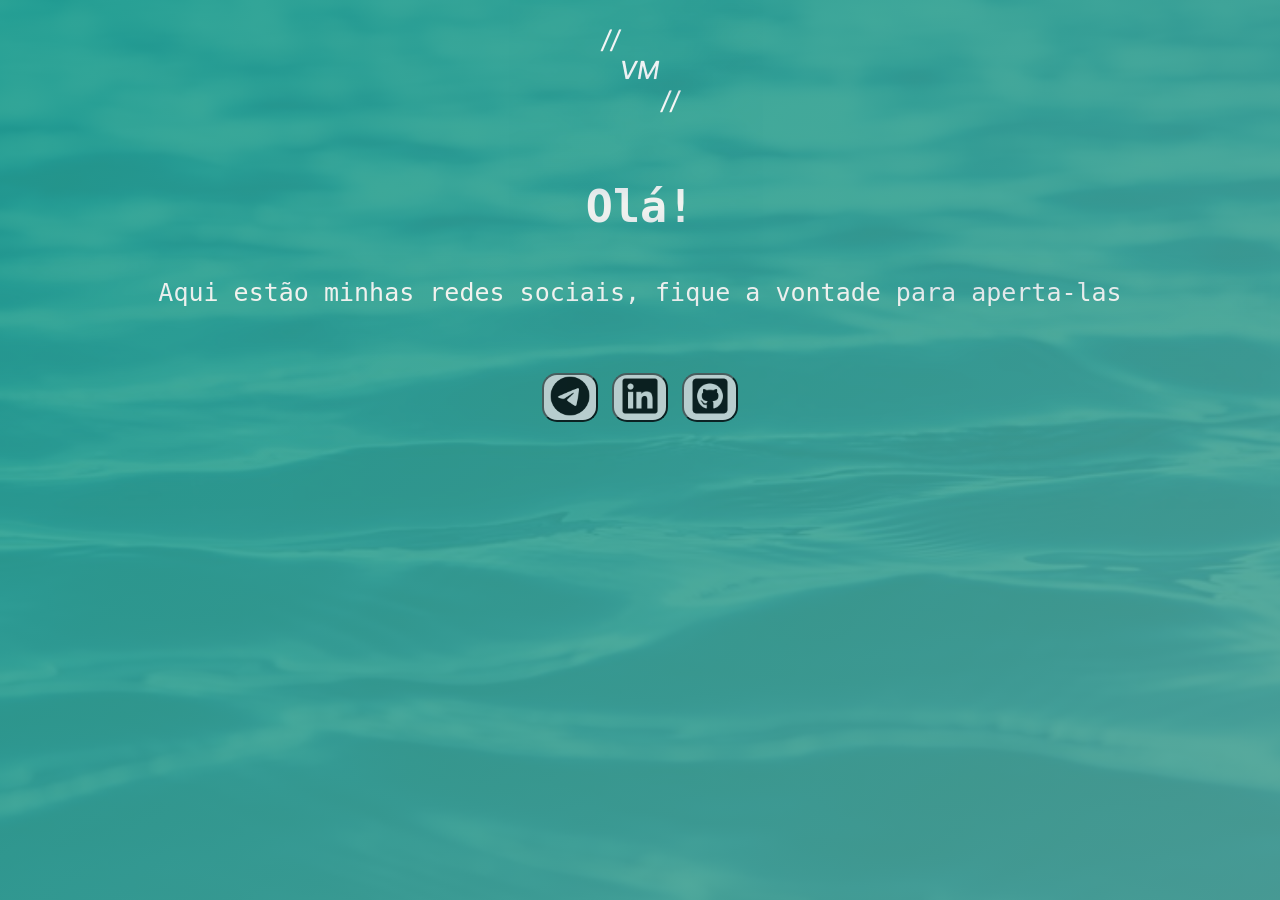
<file: index.html>
<!DOCTYPE html>
<html lang="en">
<head>
    <meta charset="UTF-8">
    <meta name="viewport" content="width=device-width, initial-scale=1.0">
<!-- Google tag (gtag.js) -->
<script async src="https://www.googletagmanager.com/gtag/js?id=G-DFVZ1Y66Q9"></script>
<script>
  window.dataLayer = window.dataLayer || [];
  function gtag(){dataLayer.push(arguments);}
  gtag('js', new Date());

  gtag('config', 'G-DFVZ1Y66Q9');
</script>

    
    <title>VictorMotta - contact </title>
    <link rel="stylesheet" href="style.css"> 
</head>
    <body>

        <div id="container">
            <div id="overlay">
                    <header>
                    <div id="bossimg">
                    <img id="boss" src="letrabrancanew.png">
                    </div>
                        <h1 class="title"><code>Olá!</code></h1>
                            <p class="text-size">
                            <code> Aqui estão minhas redes sociais, fique a vontade para aperta-las </code>
                            </p>
                    </header>
                            <div class="social-icons">
                                <ul>
                                <li id="telegram"><a href="https://t.me/VictorMottaaa"><button><img src="img-telegram.png"></a></li>
                                <li id="linkdin"><a href="www.linkedin.com/in/victormottaa"><button><img src="img-linkdin.png"></a></li>
                                <li id="github"><a href="https://github.com/victormottaa"><button><img src="img-github.png"></a></li>
                                </ul>
                            </div>
            </div>
        </div>
    </body>
</html>
</file>
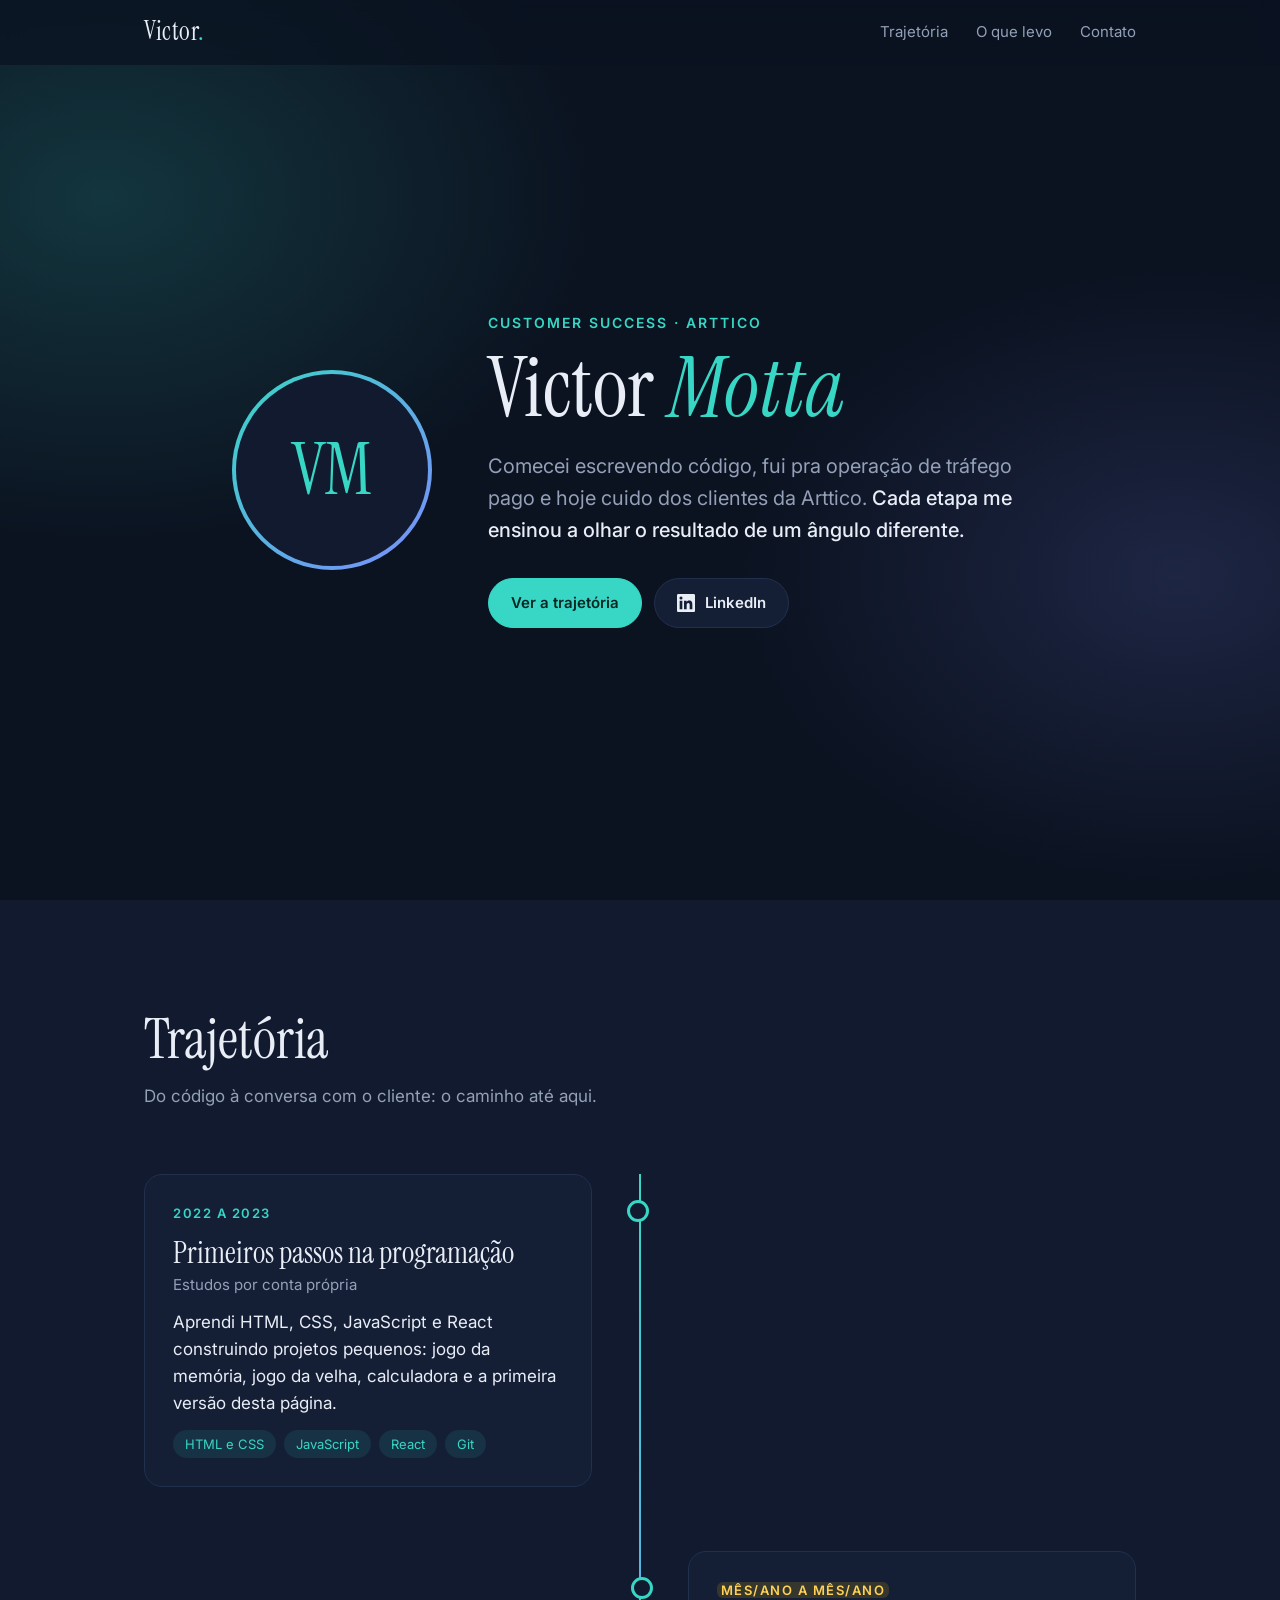
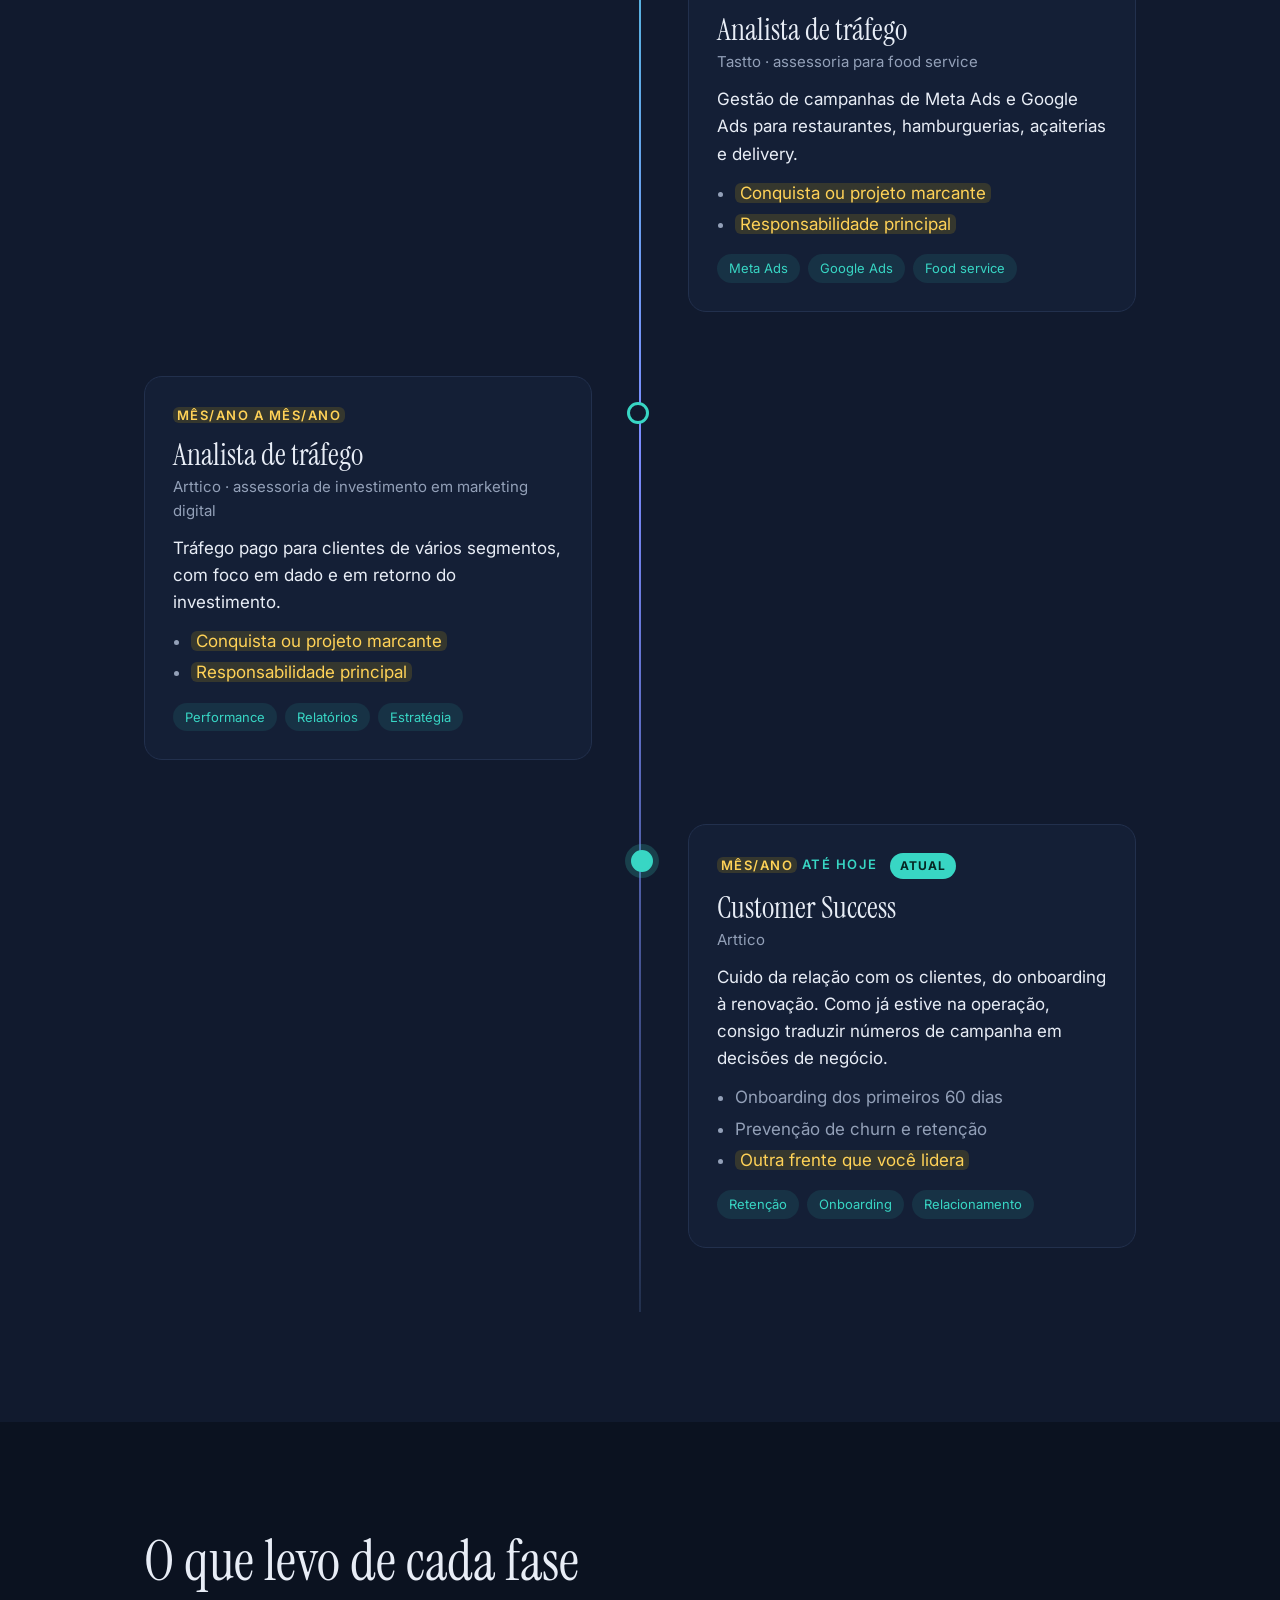
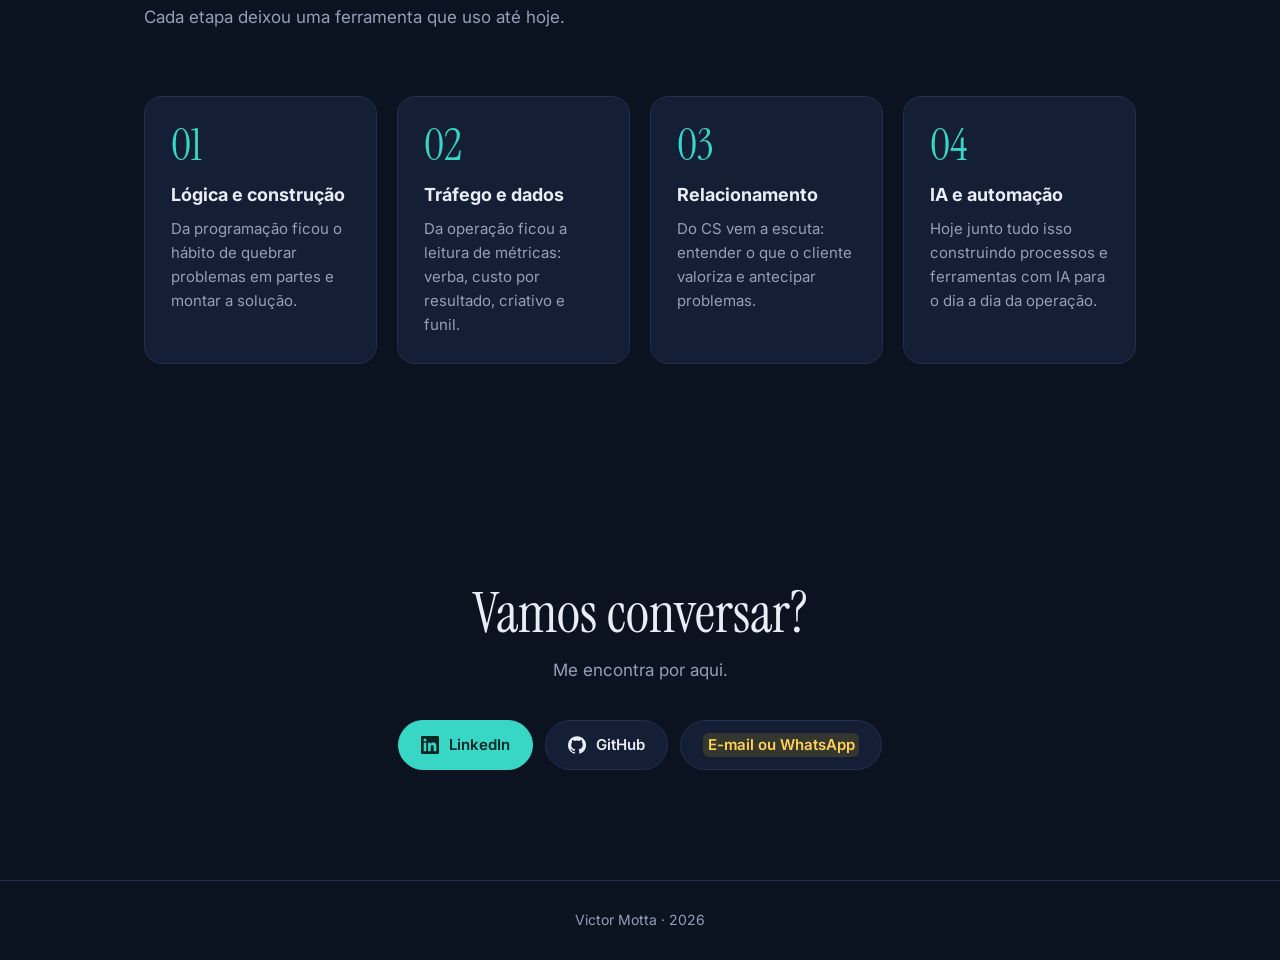
<file: nova/index.html>
<!DOCTYPE html>
<html lang="pt-BR">
<head>
<meta charset="UTF-8">
<meta name="viewport" content="width=device-width, initial-scale=1.0">

<!-- Google tag (gtag.js) -->
<script async src="https://www.googletagmanager.com/gtag/js?id=G-DFVZ1Y66Q9"></script>
<script>
  window.dataLayer = window.dataLayer || [];
  function gtag(){dataLayer.push(arguments);}
  gtag('js', new Date());
  gtag('config', 'G-DFVZ1Y66Q9');
</script>

<title>Victor Motta · Customer Success</title>
<meta name="description" content="Victor Motta: da programação à operação de tráfego pago, hoje Customer Success na Arttico. Conheça a trajetória.">
<meta property="og:title" content="Victor Motta · Customer Success">
<meta property="og:description" content="Da programação à operação de tráfego pago, hoje Customer Success na Arttico.">
<meta property="og:type" content="profile">
<meta name="theme-color" content="#0b1220">
<link rel="icon" href="data:image/svg+xml,%3Csvg xmlns='http://www.w3.org/2000/svg' viewBox='0 0 64 64'%3E%3Crect width='64' height='64' rx='16' fill='%230b1220'/%3E%3Ctext x='50%25' y='56%25' text-anchor='middle' dominant-baseline='middle' font-family='Georgia,serif' font-size='30' fill='%2338d6c4'%3EVM%3C/text%3E%3C/svg%3E">

<link rel="preconnect" href="https://fonts.googleapis.com">
<link rel="preconnect" href="https://fonts.gstatic.com" crossorigin>
<link href="https://fonts.googleapis.com/css2?family=Instrument+Serif:ital@0;1&family=Inter:wght@400;500;600;700&display=swap" rel="stylesheet">

<style>
  :root {
    --bg: #0b1220;
    --bg-2: #111a2e;
    --card: #141f36;
    --line: #22304d;
    --text: #e8edf6;
    --muted: #93a0b8;
    --accent: #38d6c4;
    --accent-2: #7c8cff;
    --ph-bg: rgba(255, 196, 0, .14);
    --ph-text: #ffd257;
    --radius: 18px;
    --max: 1040px;
  }
  * { box-sizing: border-box; }
  html { scroll-behavior: smooth; }
  body {
    margin: 0;
    background: var(--bg);
    color: var(--text);
    font-family: 'Inter', system-ui, sans-serif;
    font-size: 17px;
    line-height: 1.6;
    -webkit-font-smoothing: antialiased;
  }
  a { color: inherit; }
  .wrap { max-width: var(--max); margin: 0 auto; padding: 0 24px; }

  /* texto provisório */
  .ph {
    background: var(--ph-bg);
    color: var(--ph-text);
    border-radius: 6px;
    padding: 0 .3em;
    font-style: normal;
  }

  /* NAV */
  nav {
    position: fixed; inset: 0 0 auto 0; z-index: 10;
    backdrop-filter: blur(12px);
    background: rgba(11, 18, 32, .72);
    border-bottom: 1px solid transparent;
    transition: border-color .3s;
  }
  nav.scrolled { border-color: var(--line); }
  nav .wrap { display: flex; align-items: center; justify-content: space-between; height: 64px; }
  .logo { font-family: 'Instrument Serif', serif; font-size: 26px; text-decoration: none; letter-spacing: .5px; }
  .logo span { color: var(--accent); }
  nav ul { display: flex; gap: 28px; list-style: none; margin: 0; padding: 0; }
  nav ul a { text-decoration: none; color: var(--muted); font-size: 15px; transition: color .2s; }
  nav ul a:hover { color: var(--text); }

  /* HERO */
  .hero {
    min-height: 100vh;
    display: flex; align-items: center;
    padding: 120px 0 80px;
    position: relative; overflow: hidden;
  }
  .hero::before {
    content: ''; position: absolute; inset: -20%;
    background:
      radial-gradient(40% 40% at 20% 30%, rgba(56, 214, 196, .18), transparent 70%),
      radial-gradient(35% 35% at 80% 60%, rgba(124, 140, 255, .16), transparent 70%);
    animation: drift 16s ease-in-out infinite alternate;
    pointer-events: none;
  }
  @keyframes drift { to { transform: translate(4%, -3%) scale(1.05); } }
  .hero .wrap { position: relative; display: grid; grid-template-columns: auto 1fr; gap: 56px; align-items: center; }
  .avatar {
    width: 200px; height: 200px; border-radius: 50%;
    background: linear-gradient(135deg, var(--accent), var(--accent-2));
    padding: 4px;
  }
  .avatar div {
    width: 100%; height: 100%; border-radius: 50%;
    background: var(--bg-2);
    display: grid; place-items: center;
    font-family: 'Instrument Serif', serif; font-size: 72px; color: var(--accent);
  }
  .eyebrow { color: var(--accent); font-weight: 600; font-size: 14px; letter-spacing: 2px; text-transform: uppercase; margin: 0 0 12px; }
  h1 {
    font-family: 'Instrument Serif', serif; font-weight: 400;
    font-size: clamp(48px, 7vw, 84px); line-height: 1; margin: 0 0 20px;
  }
  h1 em { color: var(--accent); }
  .lead { font-size: 20px; color: var(--muted); max-width: 560px; margin: 0 0 32px; }
  .lead strong { color: var(--text); font-weight: 500; }
  .btns { display: flex; flex-wrap: wrap; gap: 12px; }
  .btn {
    display: inline-flex; align-items: center; gap: 10px;
    padding: 12px 22px; border-radius: 999px;
    text-decoration: none; font-weight: 600; font-size: 15px;
    border: 1px solid var(--line); background: var(--card);
    transition: transform .2s, border-color .2s, background .2s;
  }
  .btn:hover { transform: translateY(-2px); border-color: var(--accent); }
  .btn.primary { background: var(--accent); color: #062724; border-color: var(--accent); }
  .btn svg { width: 18px; height: 18px; fill: currentColor; }

  /* SEÇÕES */
  section { padding: 110px 0; }
  .sec-title { font-family: 'Instrument Serif', serif; font-weight: 400; font-size: clamp(38px, 5vw, 56px); line-height: 1.05; margin: 0 0 14px; }
  .sec-sub { color: var(--muted); max-width: 600px; margin: 0 0 64px; }

  /* TIMELINE */
  #trajetoria { background: var(--bg-2); }
  .timeline { position: relative; }
  .timeline::before {
    content: ''; position: absolute; left: 50%; top: 0; bottom: 0; width: 2px;
    background: linear-gradient(var(--accent), var(--accent-2), var(--line));
    transform: translateX(-50%);
  }
  .step { position: relative; width: 50%; padding: 0 48px 64px 0; }
  .step:nth-child(even) { margin-left: 50%; padding: 0 0 64px 48px; }
  .step::before {
    content: ''; position: absolute; top: 26px; right: -9px;
    width: 16px; height: 16px; border-radius: 50%;
    background: var(--bg-2); border: 3px solid var(--accent);
  }
  .step:nth-child(even)::before { right: auto; left: -9px; }
  .step.now::before { background: var(--accent); box-shadow: 0 0 0 6px rgba(56, 214, 196, .2); }
  .card {
    background: var(--card); border: 1px solid var(--line); border-radius: var(--radius);
    padding: 28px;
  }
  .when { font-size: 13px; font-weight: 600; letter-spacing: 1.5px; text-transform: uppercase; color: var(--accent); margin: 0 0 8px; }
  .card h3 { font-family: 'Instrument Serif', serif; font-weight: 400; font-size: 30px; line-height: 1.1; margin: 0 0 4px; }
  .where { color: var(--muted); margin: 0 0 16px; font-size: 15px; }
  .card p { margin: 0 0 12px; }
  .card ul { margin: 0 0 16px; padding-left: 18px; color: var(--muted); }
  .card li { margin-bottom: 4px; }
  .tags { display: flex; flex-wrap: wrap; gap: 8px; }
  .tags span { font-size: 13px; padding: 4px 12px; border-radius: 999px; background: rgba(56, 214, 196, .1); color: var(--accent); }
  .badge { display: inline-block; font-size: 12px; font-weight: 700; padding: 3px 10px; border-radius: 999px; background: var(--accent); color: #062724; margin-left: 8px; vertical-align: middle; letter-spacing: 1px; }

  /* aparecer ao rolar */
  .reveal { opacity: 0; transform: translateY(28px); transition: opacity .7s ease, transform .7s ease; }
  .reveal.in { opacity: 1; transform: none; }

  /* BAGAGEM */
  .grid { display: grid; grid-template-columns: repeat(4, 1fr); gap: 20px; }
  .skill { background: var(--card); border: 1px solid var(--line); border-radius: var(--radius); padding: 26px; }
  .skill .n { font-family: 'Instrument Serif', serif; font-size: 44px; color: var(--accent); line-height: 1; margin-bottom: 14px; }
  .skill h4 { margin: 0 0 8px; font-size: 18px; }
  .skill p { margin: 0; color: var(--muted); font-size: 15px; }

  /* CONTATO */
  #contato { text-align: center; }
  #contato .sec-sub { margin-left: auto; margin-right: auto; margin-bottom: 36px; }
  #contato .btns { justify-content: center; }
  footer { border-top: 1px solid var(--line); padding: 28px 0; color: var(--muted); font-size: 14px; text-align: center; }

  /* CELULAR */
  @media (max-width: 860px) {
    nav ul { display: none; }
    .hero .wrap { grid-template-columns: 1fr; gap: 32px; text-align: left; }
    .avatar { width: 128px; height: 128px; }
    .avatar div { font-size: 46px; }
    .timeline::before { left: 8px; }
    .step, .step:nth-child(even) { width: 100%; margin-left: 0; padding: 0 0 40px 40px; }
    .step::before, .step:nth-child(even)::before { left: 1px; right: auto; }
    .grid { grid-template-columns: 1fr 1fr; }
    section { padding: 80px 0; }
  }
  @media (max-width: 520px) {
    .wrap { padding: 0 16px; }
    .grid { grid-template-columns: 1fr; }
    .lead { font-size: 18px; }
  }
  @media (prefers-reduced-motion: reduce) {
    html { scroll-behavior: auto; }
    .hero::before { animation: none; }
    .reveal { opacity: 1; transform: none; transition: none; }
  }
</style>
</head>
<body>

<nav id="nav">
  <div class="wrap">
    <a href="#topo" class="logo">Victor<span>.</span></a>
    <ul>
      <li><a href="#trajetoria">Trajetória</a></li>
      <li><a href="#bagagem">O que levo</a></li>
      <li><a href="#contato">Contato</a></li>
    </ul>
  </div>
</nav>

<header class="hero" id="topo">
  <div class="wrap">
    <div class="avatar" aria-hidden="true"><div>VM</div></div>
    <div>
      <p class="eyebrow">Customer Success · Arttico</p>
      <h1>Victor <em>Motta</em></h1>
      <p class="lead">Comecei escrevendo código, fui pra operação de tráfego pago e hoje cuido dos clientes da Arttico. <strong>Cada etapa me ensinou a olhar o resultado de um ângulo diferente.</strong></p>
      <div class="btns">
        <a class="btn primary" href="#trajetoria">Ver a trajetória</a>
        <a class="btn" href="https://www.linkedin.com/in/victormottaa" target="_blank" rel="noopener">
          <svg viewBox="0 0 24 24" aria-hidden="true"><path d="M20.45 20.45h-3.55v-5.57c0-1.33-.02-3.04-1.85-3.04-1.86 0-2.14 1.45-2.14 2.94v5.67H9.36V9h3.41v1.56h.05c.48-.9 1.64-1.85 3.37-1.85 3.6 0 4.27 2.37 4.27 5.46v6.28zM5.34 7.43a2.06 2.06 0 1 1 0-4.12 2.06 2.06 0 0 1 0 4.12zM7.12 20.45H3.56V9h3.56v11.45zM22.22 0H1.77C.79 0 0 .77 0 1.73v20.54C0 23.23.79 24 1.77 24h20.45c.98 0 1.78-.77 1.78-1.73V1.73C24 .77 23.2 0 22.22 0z"/></svg>
          LinkedIn
        </a>
      </div>
    </div>
  </div>
</header>

<section id="trajetoria">
  <div class="wrap">
    <h2 class="sec-title reveal">Trajetória</h2>
    <p class="sec-sub reveal">Do código à conversa com o cliente: o caminho até aqui.</p>

    <div class="timeline">

      <div class="step reveal">
        <div class="card">
          <p class="when">2022 a 2023</p>
          <h3>Primeiros passos na programação</h3>
          <p class="where">Estudos por conta própria</p>
          <p>Aprendi HTML, CSS, JavaScript e React construindo projetos pequenos: jogo da memória, jogo da velha, calculadora e a primeira versão desta página.</p>
          <div class="tags"><span>HTML e CSS</span><span>JavaScript</span><span>React</span><span>Git</span></div>
        </div>
      </div>

      <div class="step reveal">
        <div class="card">
          <p class="when"><i class="ph">mês/ano a mês/ano</i></p>
          <h3>Analista de tráfego</h3>
          <p class="where">Tastto · assessoria para food service</p>
          <p>Gestão de campanhas de Meta Ads e Google Ads para restaurantes, hamburguerias, açaiterias e delivery.</p>
          <ul>
            <li><i class="ph">Conquista ou projeto marcante</i></li>
            <li><i class="ph">Responsabilidade principal</i></li>
          </ul>
          <div class="tags"><span>Meta Ads</span><span>Google Ads</span><span>Food service</span></div>
        </div>
      </div>

      <div class="step reveal">
        <div class="card">
          <p class="when"><i class="ph">mês/ano a mês/ano</i></p>
          <h3>Analista de tráfego</h3>
          <p class="where">Arttico · assessoria de investimento em marketing digital</p>
          <p>Tráfego pago para clientes de vários segmentos, com foco em dado e em retorno do investimento.</p>
          <ul>
            <li><i class="ph">Conquista ou projeto marcante</i></li>
            <li><i class="ph">Responsabilidade principal</i></li>
          </ul>
          <div class="tags"><span>Performance</span><span>Relatórios</span><span>Estratégia</span></div>
        </div>
      </div>

      <div class="step now reveal">
        <div class="card">
          <p class="when"><i class="ph">mês/ano</i> até hoje <span class="badge">ATUAL</span></p>
          <h3>Customer Success</h3>
          <p class="where">Arttico</p>
          <p>Cuido da relação com os clientes, do onboarding à renovação. Como já estive na operação, consigo traduzir números de campanha em decisões de negócio.</p>
          <ul>
            <li>Onboarding dos primeiros 60 dias</li>
            <li>Prevenção de churn e retenção</li>
            <li><i class="ph">Outra frente que você lidera</i></li>
          </ul>
          <div class="tags"><span>Retenção</span><span>Onboarding</span><span>Relacionamento</span></div>
        </div>
      </div>

    </div>
  </div>
</section>

<section id="bagagem">
  <div class="wrap">
    <h2 class="sec-title reveal">O que levo de cada fase</h2>
    <p class="sec-sub reveal">Cada etapa deixou uma ferramenta que uso até hoje.</p>
    <div class="grid">
      <div class="skill reveal">
        <div class="n">01</div>
        <h4>Lógica e construção</h4>
        <p>Da programação ficou o hábito de quebrar problemas em partes e montar a solução.</p>
      </div>
      <div class="skill reveal">
        <div class="n">02</div>
        <h4>Tráfego e dados</h4>
        <p>Da operação ficou a leitura de métricas: verba, custo por resultado, criativo e funil.</p>
      </div>
      <div class="skill reveal">
        <div class="n">03</div>
        <h4>Relacionamento</h4>
        <p>Do CS vem a escuta: entender o que o cliente valoriza e antecipar problemas.</p>
      </div>
      <div class="skill reveal">
        <div class="n">04</div>
        <h4>IA e automação</h4>
        <p>Hoje junto tudo isso construindo processos e ferramentas com IA para o dia a dia da operação.</p>
      </div>
    </div>
  </div>
</section>

<section id="contato">
  <div class="wrap">
    <h2 class="sec-title reveal">Vamos conversar?</h2>
    <p class="sec-sub reveal">Me encontra por aqui.</p>
    <div class="btns reveal">
      <a class="btn primary" href="https://www.linkedin.com/in/victormottaa" target="_blank" rel="noopener">
        <svg viewBox="0 0 24 24" aria-hidden="true"><path d="M20.45 20.45h-3.55v-5.57c0-1.33-.02-3.04-1.85-3.04-1.86 0-2.14 1.45-2.14 2.94v5.67H9.36V9h3.41v1.56h.05c.48-.9 1.64-1.85 3.37-1.85 3.6 0 4.27 2.37 4.27 5.46v6.28zM5.34 7.43a2.06 2.06 0 1 1 0-4.12 2.06 2.06 0 0 1 0 4.12zM7.12 20.45H3.56V9h3.56v11.45zM22.22 0H1.77C.79 0 0 .77 0 1.73v20.54C0 23.23.79 24 1.77 24h20.45c.98 0 1.78-.77 1.78-1.73V1.73C24 .77 23.2 0 22.22 0z"/></svg>
        LinkedIn
      </a>
      <a class="btn" href="https://github.com/victormottaa" target="_blank" rel="noopener">
        <svg viewBox="0 0 24 24" aria-hidden="true"><path d="M12 .3a12 12 0 0 0-3.8 23.38c.6.12.83-.26.83-.57v-2c-3.34.72-4.04-1.61-4.04-1.61-.55-1.39-1.34-1.76-1.34-1.76-1.08-.74.09-.73.09-.73 1.2.09 1.83 1.24 1.83 1.24 1.07 1.83 2.8 1.3 3.49 1 .1-.78.42-1.31.76-1.61-2.67-.3-5.47-1.33-5.47-5.93 0-1.31.47-2.38 1.24-3.22-.14-.3-.54-1.52.1-3.18 0 0 1-.32 3.3 1.23a11.5 11.5 0 0 1 6 0c2.28-1.55 3.29-1.23 3.29-1.23.64 1.66.24 2.88.12 3.18a4.65 4.65 0 0 1 1.23 3.22c0 4.61-2.8 5.63-5.48 5.92.42.36.81 1.1.81 2.22v3.29c0 .31.21.69.82.57A12 12 0 0 0 12 .3"/></svg>
        GitHub
      </a>
      <a class="btn" href="#"><i class="ph">E-mail ou WhatsApp</i></a>
    </div>
  </div>
</section>

<footer>
  <div class="wrap">Victor Motta · <span id="ano"></span></div>
</footer>

<script>
  document.getElementById('ano').textContent = new Date().getFullYear();
  const nav = document.getElementById('nav');
  addEventListener('scroll', () => nav.classList.toggle('scrolled', scrollY > 10), { passive: true });
  const io = new IntersectionObserver(entries => {
    entries.forEach(e => { if (e.isIntersecting) { e.target.classList.add('in'); io.unobserve(e.target); } });
  }, { threshold: 0.15 });
  document.querySelectorAll('.reveal').forEach(el => io.observe(el));
</script>
</body>
</html>
</file>
<file: style.css>
body {
margin:0;
}

#container {
    width:100%;
    height:100vh;
    background: url('mar.jpg');
    background-size: cover;
    }

#overlay{
    position: flex;
    top:0;
    left:0;
    height:100%;
    width:100%;
    background:linear-gradient(-40deg, #8f0bb8, #085078, #4ca59b, #1fa194 );
    background-size:300% 300%;
    opacity: 90%;
    flex-direction: column;
    animation: backgroundTransition 8s ease-in-out infinite;
    }
header{
    display:block;
}
#bossimg{
    background: url('letrabranca.png');
    display:flex;
    justify-content: center;
    width: 140px;
    height:160px;
    margin: 0 auto;
    
}
    #boss{
        width: 100px;
        height: 100px;
        margin: 20px;
    }

.title {
    font-family: Verdana, Geneva, Tahoma, sans-serif;
    color: whitesmoke;
    font-size:45px;
    text-align: center;
    padding-top: 20px;
    margin:0 0 0.4em;
    

}    
code{
    font-family: monospace;
}
.text-size
    {
        font-size:25px;
        padding-top: 20px;
        color:whitesmoke;
        text-align: center;
        font-family:'roboto', monospace;
    }   

    .social-icons {
        width: 100%;
        height: 100px;
      
        display: flex;
        justify-content: center;
        align-items: center;
        margin-top: 40px;
        
      }
      
      .social-icons ul {
        list-style: none;
        padding-inline-start: 0;
      }
      
      .social-icons ul li{
        display: inline-block;
        margin-inline-start: 0px;
        margin: 5px;
        
     }
    
    
     .social-icons ul li img {
        width: 40px;
        height: 40px;
        

     }
     button{
         border-radius: 15px;

     }
     .social-icons ul li button:hover {
        background-color: #2eada1;
       
    }
    #telegram {
        background-color: transparent;
        opacity: 80%;
        border-radius: 100%;
        
  }
      
      #linkdin {
          background-color: transparent;
          opacity: 80%;
          border-radius: 100%;
          
  
      }
  
      #github {
          background-color: transparent;
          opacity: 80%;
        border-radius: 100%;
       }

       @keyframes backgroundTransition {
        0% { 
            background-position: 0% 80%;
        }
        50% {
            background-position: 80% 100%;
        }
        100% {
            background-position: 0% 90%;
        }
    }
</file>
